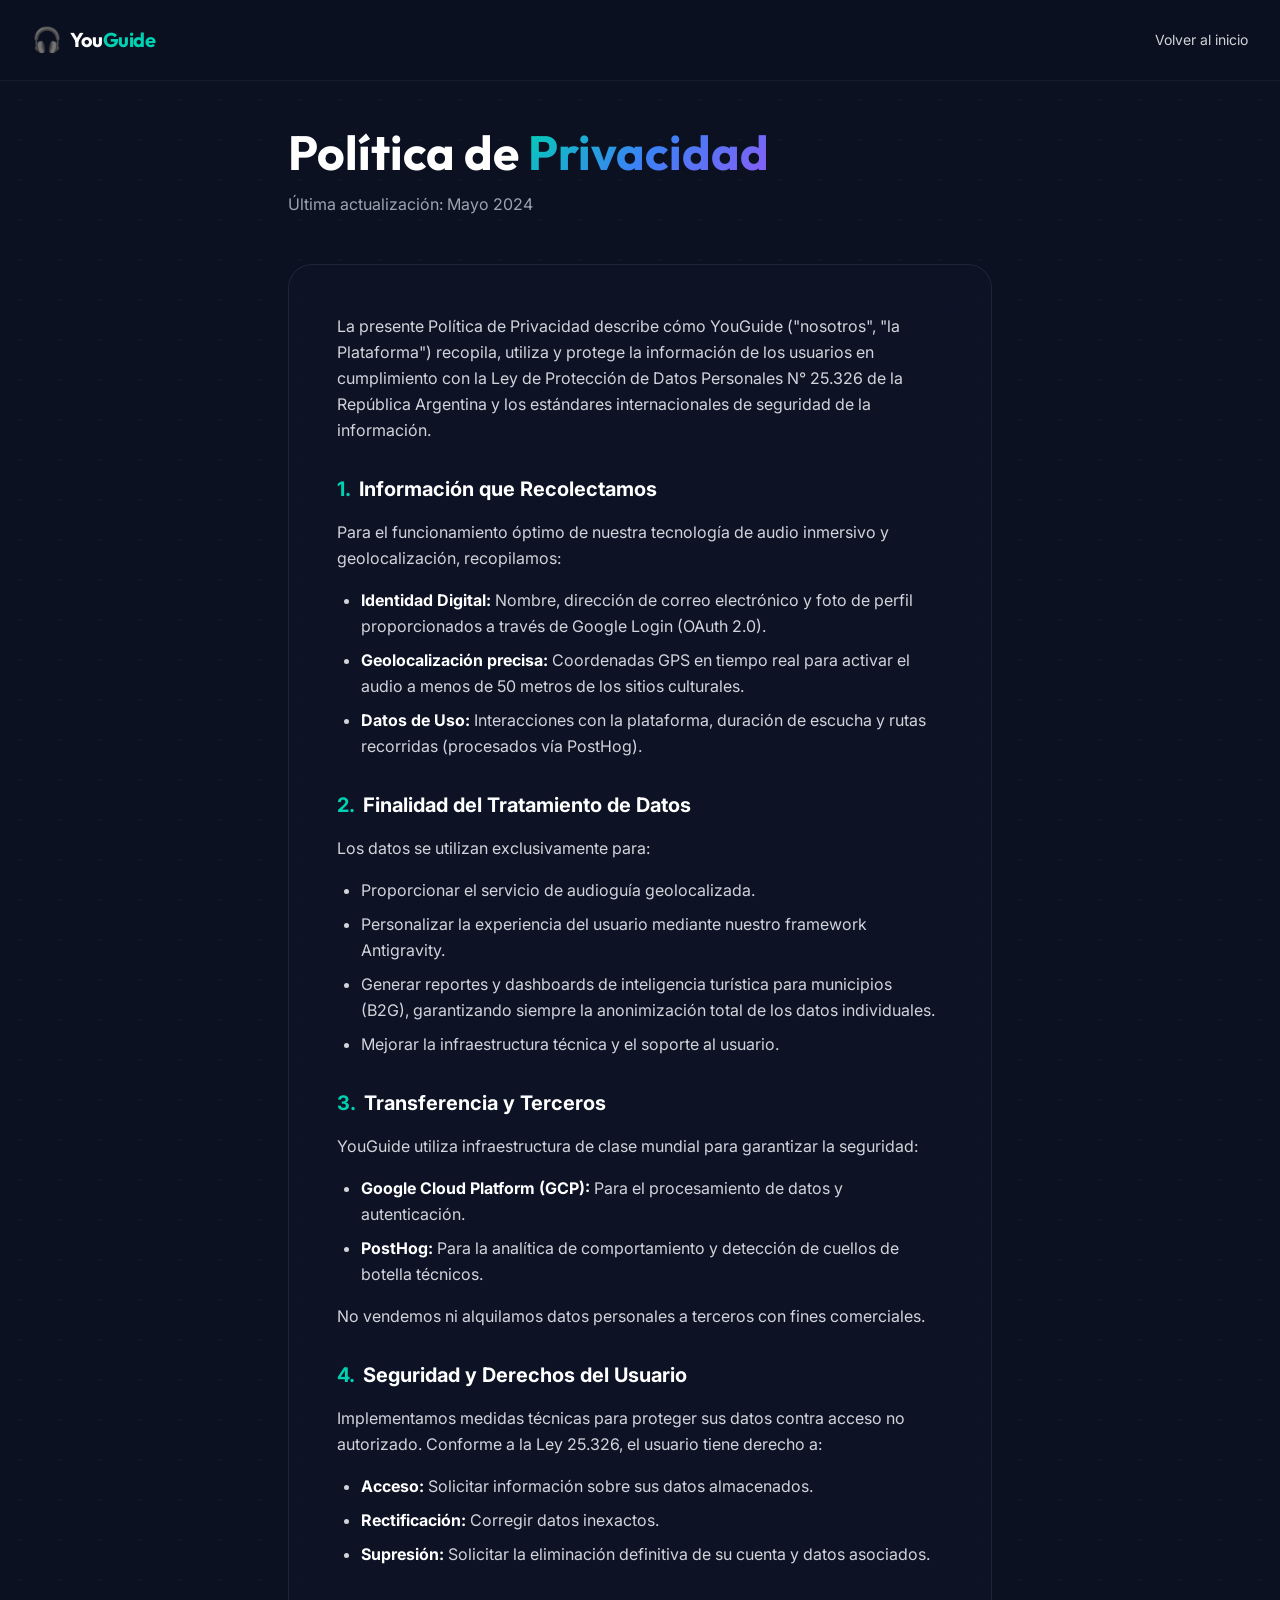
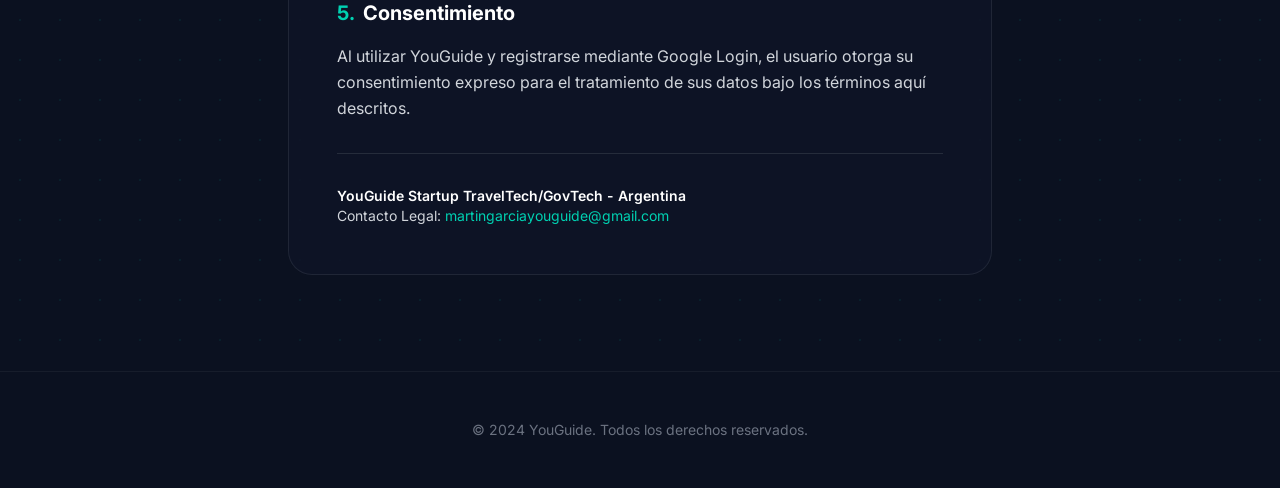
<file: privacy.html>
<!DOCTYPE html>
<html lang="es" class="scroll-smooth">

<head>
    <meta charset="UTF-8" />
    <meta name="viewport" content="width=device-width, initial-scale=1.0" />
    <title>Política de Privacidad | YouGuide</title>
    <meta name="description" content="Política de Privacidad de YouGuide. Información sobre cómo protegemos tus datos y geolocalización." />
    <meta name="robots" content="index, follow" />
    <link rel="canonical" href="https://www.youguide.com.ar/privacy.html" />
    
    <!-- Antes: Tailwind CDN compilando en el navegador. Ahora: CSS ya compilado (mismo archivo
         que index.html; ver ese archivo para el detalle del cambio). -->
    <link rel="stylesheet" href="tailwind-built.css">

    <link rel="preconnect" href="https://fonts.googleapis.com" />
    <link rel="preconnect" href="https://fonts.gstatic.com" crossorigin />
    <link href="https://fonts.googleapis.com/css2?family=Inter:wght@300;400;500;600;700;800;900&family=Outfit:wght@400;500;600;700;800&display=swap" rel="stylesheet" />

    <style>
        .glass {
            background: rgba(15, 23, 42, 0.6);
            backdrop-filter: blur(20px);
            -webkit-backdrop-filter: blur(20px);
            border: 1px solid rgba(255, 255, 255, 0.08);
        }
        .gradient-text {
            background: linear-gradient(135deg, #00D1B2 0%, #3b82f6 50%, #8b5cf6 100%);
            -webkit-background-clip: text;
            -webkit-text-fill-color: transparent;
            background-clip: text;
        }
        .dots-pattern {
            background-image: radial-gradient(rgba(0, 209, 178, 0.07) 1px, transparent 1px);
            background-size: 40px 40px;
        }
    </style>
</head>

<body class="bg-deep-900 text-white font-sans antialiased overflow-x-hidden dots-pattern">

    <!-- Navigation -->
    <nav class="fixed top-0 left-0 right-0 z-50 bg-deep-900/80 backdrop-blur-xl border-b border-white/5">
        <div class="max-w-7xl mx-auto px-4 sm:px-6 lg:px-8">
            <div class="flex items-center justify-between h-16 md:h-20">
                <a href="/" class="flex items-center gap-2 group">
                    <span class="text-2xl">🎧</span>
                    <span class="font-display font-bold text-xl tracking-tight">You<span class="text-accent">Guide</span></span>
                </a>
                <a href="/" class="text-sm text-gray-300 hover:text-accent transition-colors duration-300">Volver al inicio</a>
            </div>
        </div>
    </nav>

    <main class="relative pt-32 pb-24">
        <div class="max-w-3xl mx-auto px-4 sm:px-6 lg:px-8">
            <header class="mb-12">
                <h1 class="font-display text-4xl sm:text-5xl font-bold mb-4">Política de <span class="gradient-text">Privacidad</span></h1>
                <p class="text-gray-400">Última actualización: Mayo 2024</p>
            </header>

            <div class="glass rounded-3xl p-8 md:p-12 space-y-8 text-gray-300 leading-relaxed">
                <p>
                    La presente Política de Privacidad describe cómo YouGuide ("nosotros", "la Plataforma") recopila, utiliza y protege la información de los usuarios en cumplimiento con la Ley de Protección de Datos Personales N° 25.326 de la República Argentina y los estándares internacionales de seguridad de la información.
                </p>

                <section>
                    <h2 class="text-xl font-bold text-white mb-4 flex items-center gap-2">
                        <span class="text-accent">1.</span> Información que Recolectamos
                    </h2>
                    <p class="mb-4">Para el funcionamiento óptimo de nuestra tecnología de audio inmersivo y geolocalización, recopilamos:</p>
                    <ul class="list-disc pl-6 space-y-2">
                        <li><strong class="text-white">Identidad Digital:</strong> Nombre, dirección de correo electrónico y foto de perfil proporcionados a través de Google Login (OAuth 2.0).</li>
                        <li><strong class="text-white">Geolocalización precisa:</strong> Coordenadas GPS en tiempo real para activar el audio a menos de 50 metros de los sitios culturales.</li>
                        <li><strong class="text-white">Datos de Uso:</strong> Interacciones con la plataforma, duración de escucha y rutas recorridas (procesados vía PostHog).</li>
                    </ul>
                </section>

                <section>
                    <h2 class="text-xl font-bold text-white mb-4 flex items-center gap-2">
                        <span class="text-accent">2.</span> Finalidad del Tratamiento de Datos
                    </h2>
                    <p class="mb-4">Los datos se utilizan exclusivamente para:</p>
                    <ul class="list-disc pl-6 space-y-2">
                        <li>Proporcionar el servicio de audioguía geolocalizada.</li>
                        <li>Personalizar la experiencia del usuario mediante nuestro framework Antigravity.</li>
                        <li>Generar reportes y dashboards de inteligencia turística para municipios (B2G), garantizando siempre la anonimización total de los datos individuales.</li>
                        <li>Mejorar la infraestructura técnica y el soporte al usuario.</li>
                    </ul>
                </section>

                <section>
                    <h2 class="text-xl font-bold text-white mb-4 flex items-center gap-2">
                        <span class="text-accent">3.</span> Transferencia y Terceros
                    </h2>
                    <p class="mb-4">YouGuide utiliza infraestructura de clase mundial para garantizar la seguridad:</p>
                    <ul class="list-disc pl-6 space-y-2">
                        <li><strong class="text-white">Google Cloud Platform (GCP):</strong> Para el procesamiento de datos y autenticación.</li>
                        <li><strong class="text-white">PostHog:</strong> Para la analítica de comportamiento y detección de cuellos de botella técnicos.</li>
                    </ul>
                    <p class="mt-4">No vendemos ni alquilamos datos personales a terceros con fines comerciales.</p>
                </section>

                <section>
                    <h2 class="text-xl font-bold text-white mb-4 flex items-center gap-2">
                        <span class="text-accent">4.</span> Seguridad y Derechos del Usuario
                    </h2>
                    <p class="mb-4">Implementamos medidas técnicas para proteger sus datos contra acceso no autorizado. Conforme a la Ley 25.326, el usuario tiene derecho a:</p>
                    <ul class="list-disc pl-6 space-y-2">
                        <li><strong class="text-white">Acceso:</strong> Solicitar información sobre sus datos almacenados.</li>
                        <li><strong class="text-white">Rectificación:</strong> Corregir datos inexactos.</li>
                        <li><strong class="text-white">Supresión:</strong> Solicitar la eliminación definitiva de su cuenta y datos asociados.</li>
                    </ul>
                </section>

                <section>
                    <h2 class="text-xl font-bold text-white mb-4 flex items-center gap-2">
                        <span class="text-accent">5.</span> Consentimiento
                    </h2>
                    <p>
                        Al utilizar YouGuide y registrarse mediante Google Login, el usuario otorga su consentimiento expreso para el tratamiento de sus datos bajo los términos aquí descritos.
                    </p>
                </section>

                <footer class="pt-8 border-t border-white/10 text-sm">
                    <p class="font-semibold text-white">YouGuide Startup TravelTech/GovTech - Argentina</p>
                    <p>Contacto Legal: <a href="mailto:martingarciayouguide@gmail.com" class="text-accent hover:underline">martingarciayouguide@gmail.com</a></p>
                </footer>
            </div>
        </div>
    </main>

    <footer class="py-12 border-t border-white/5 bg-deep-900">
        <div class="max-w-7xl mx-auto px-4 text-center">
            <p class="text-gray-500 text-sm">&copy; 2024 YouGuide. Todos los derechos reservados.</p>
        </div>
    </footer>

</body>
</html>
</file>
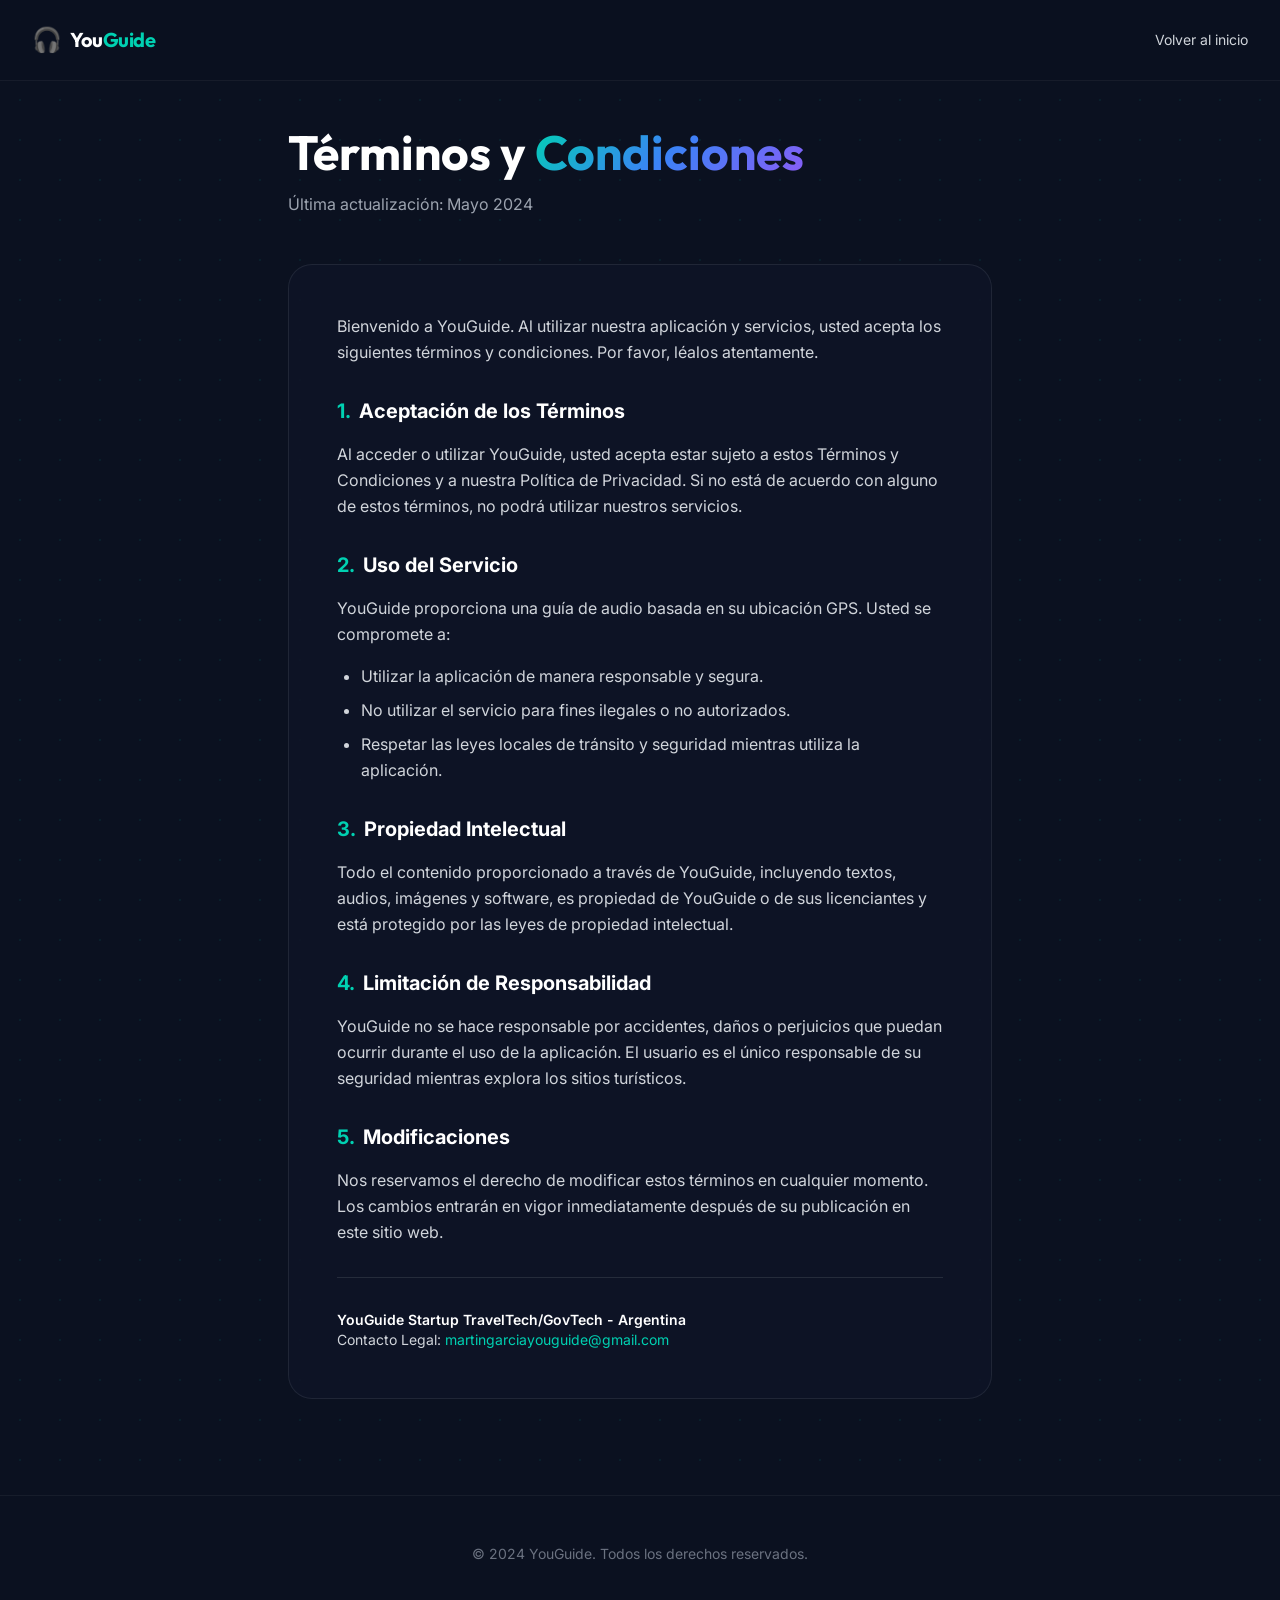
<file: terms.html>
<!DOCTYPE html>
<html lang="es" class="scroll-smooth">

<head>
    <meta charset="UTF-8" />
    <meta name="viewport" content="width=device-width, initial-scale=1.0" />
    <title>Términos y Condiciones | YouGuide</title>
    <meta name="description" content="Términos y Condiciones de uso de YouGuide." />
    <meta name="robots" content="index, follow" />
    <link rel="canonical" href="https://www.youguide.com.ar/terms.html" />
    
    <!-- Antes: Tailwind CDN compilando en el navegador. Ahora: CSS ya compilado (mismo archivo
         que index.html; ver ese archivo para el detalle del cambio). -->
    <link rel="stylesheet" href="tailwind-built.css">

    <link rel="preconnect" href="https://fonts.googleapis.com" />
    <link rel="preconnect" href="https://fonts.gstatic.com" crossorigin />
    <link href="https://fonts.googleapis.com/css2?family=Inter:wght@300;400;500;600;700;800;900&family=Outfit:wght@400;500;600;700;800&display=swap" rel="stylesheet" />

    <style>
        .glass {
            background: rgba(15, 23, 42, 0.6);
            backdrop-filter: blur(20px);
            -webkit-backdrop-filter: blur(20px);
            border: 1px solid rgba(255, 255, 255, 0.08);
        }
        .gradient-text {
            background: linear-gradient(135deg, #00D1B2 0%, #3b82f6 50%, #8b5cf6 100%);
            -webkit-background-clip: text;
            -webkit-text-fill-color: transparent;
            background-clip: text;
        }
        .dots-pattern {
            background-image: radial-gradient(rgba(0, 209, 178, 0.07) 1px, transparent 1px);
            background-size: 40px 40px;
        }
    </style>
</head>

<body class="bg-deep-900 text-white font-sans antialiased overflow-x-hidden dots-pattern">

    <!-- Navigation -->
    <nav class="fixed top-0 left-0 right-0 z-50 bg-deep-900/80 backdrop-blur-xl border-b border-white/5">
        <div class="max-w-7xl mx-auto px-4 sm:px-6 lg:px-8">
            <div class="flex items-center justify-between h-16 md:h-20">
                <a href="/" class="flex items-center gap-2 group">
                    <span class="text-2xl">🎧</span>
                    <span class="font-display font-bold text-xl tracking-tight">You<span class="text-accent">Guide</span></span>
                </a>
                <a href="/" class="text-sm text-gray-300 hover:text-accent transition-colors duration-300">Volver al inicio</a>
            </div>
        </div>
    </nav>

    <main class="relative pt-32 pb-24">
        <div class="max-w-3xl mx-auto px-4 sm:px-6 lg:px-8">
            <header class="mb-12">
                <h1 class="font-display text-4xl sm:text-5xl font-bold mb-4">Términos y <span class="gradient-text">Condiciones</span></h1>
                <p class="text-gray-400">Última actualización: Mayo 2024</p>
            </header>

            <div class="glass rounded-3xl p-8 md:p-12 space-y-8 text-gray-300 leading-relaxed">
                <p>
                    Bienvenido a YouGuide. Al utilizar nuestra aplicación y servicios, usted acepta los siguientes términos y condiciones. Por favor, léalos atentamente.
                </p>

                <section>
                    <h2 class="text-xl font-bold text-white mb-4 flex items-center gap-2">
                        <span class="text-accent">1.</span> Aceptación de los Términos
                    </h2>
                    <p>
                        Al acceder o utilizar YouGuide, usted acepta estar sujeto a estos Términos y Condiciones y a nuestra Política de Privacidad. Si no está de acuerdo con alguno de estos términos, no podrá utilizar nuestros servicios.
                    </p>
                </section>

                <section>
                    <h2 class="text-xl font-bold text-white mb-4 flex items-center gap-2">
                        <span class="text-accent">2.</span> Uso del Servicio
                    </h2>
                    <p class="mb-4">YouGuide proporciona una guía de audio basada en su ubicación GPS. Usted se compromete a:</p>
                    <ul class="list-disc pl-6 space-y-2">
                        <li>Utilizar la aplicación de manera responsable y segura.</li>
                        <li>No utilizar el servicio para fines ilegales o no autorizados.</li>
                        <li>Respetar las leyes locales de tránsito y seguridad mientras utiliza la aplicación.</li>
                    </ul>
                </section>

                <section>
                    <h2 class="text-xl font-bold text-white mb-4 flex items-center gap-2">
                        <span class="text-accent">3.</span> Propiedad Intelectual
                    </h2>
                    <p>
                        Todo el contenido proporcionado a través de YouGuide, incluyendo textos, audios, imágenes y software, es propiedad de YouGuide o de sus licenciantes y está protegido por las leyes de propiedad intelectual.
                    </p>
                </section>

                <section>
                    <h2 class="text-xl font-bold text-white mb-4 flex items-center gap-2">
                        <span class="text-accent">4.</span> Limitación de Responsabilidad
                    </h2>
                    <p>
                        YouGuide no se hace responsable por accidentes, daños o perjuicios que puedan ocurrir durante el uso de la aplicación. El usuario es el único responsable de su seguridad mientras explora los sitios turísticos.
                    </p>
                </section>

                <section>
                    <h2 class="text-xl font-bold text-white mb-4 flex items-center gap-2">
                        <span class="text-accent">5.</span> Modificaciones
                    </h2>
                    <p>
                        Nos reservamos el derecho de modificar estos términos en cualquier momento. Los cambios entrarán en vigor inmediatamente después de su publicación en este sitio web.
                    </p>
                </section>

                <footer class="pt-8 border-t border-white/10 text-sm">
                    <p class="font-semibold text-white">YouGuide Startup TravelTech/GovTech - Argentina</p>
                    <p>Contacto Legal: <a href="mailto:martingarciayouguide@gmail.com" class="text-accent hover:underline">martingarciayouguide@gmail.com</a></p>
                </footer>
            </div>
        </div>
    </main>

    <footer class="py-12 border-t border-white/5 bg-deep-900">
        <div class="max-w-7xl mx-auto px-4 text-center">
            <p class="text-gray-500 text-sm">&copy; 2024 YouGuide. Todos los derechos reservados.</p>
        </div>
    </footer>

</body>
</html>
</file>
